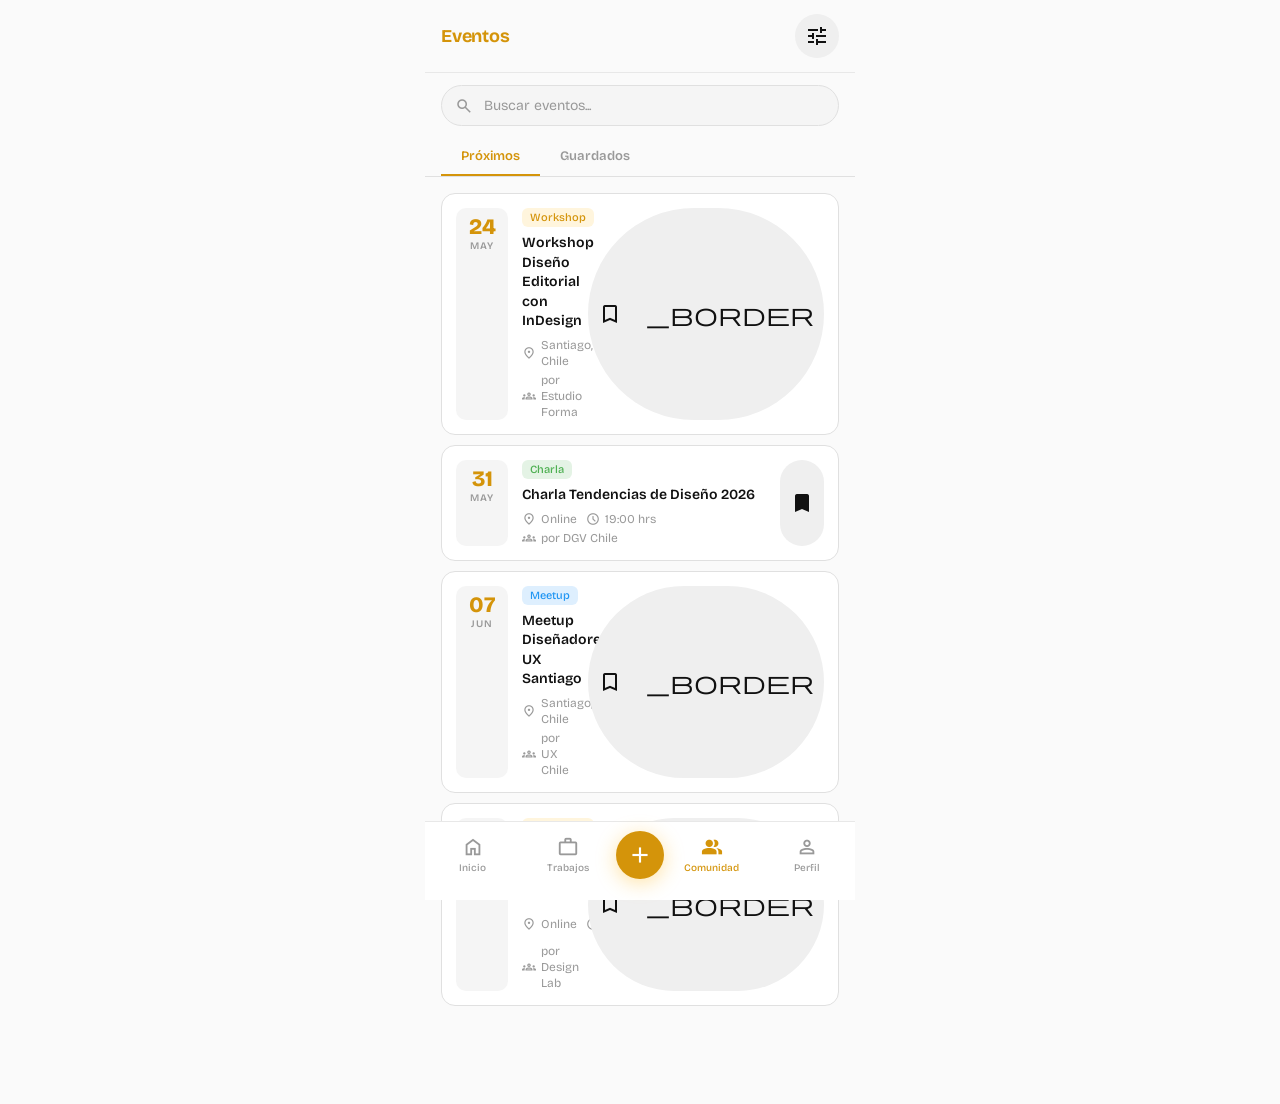
<file: eventos.html>
<!DOCTYPE html>
<html lang="es">
<head>
  <meta charset="UTF-8">
  <meta name="viewport" content="width=device-width, initial-scale=1.0, viewport-fit=cover">
  <title>DGV Chile — Eventos</title>
  <meta name="theme-color" content="#FAFAFA">
  <link rel="stylesheet" href="css/tokens.css">
  <link href="https://fonts.googleapis.com/css2?family=Material+Symbols+Outlined:opsz,wght,FILL,GRAD@20..48,100..700,0..1,-50..200" rel="stylesheet">
  <style>
    .event-card { display:flex; gap:14px; background:var(--color-surface-container-low); border:1px solid var(--color-outline-variant); border-radius:14px; padding:14px; margin:0 16px 10px; cursor:pointer; transition:border-color .15s; }
    .event-card:hover { border-color:var(--color-primary); }
    .event-date { flex-shrink:0; width:52px; text-align:center; background:var(--color-surface-container); border-radius:10px; padding:8px 4px; }
    .event-day { font-size:22px; font-weight:800; color:var(--color-primary); line-height:1; }
    .event-month { font-size:10px; font-weight:600; text-transform:uppercase; letter-spacing:.08em; color:var(--color-outline); margin-top:2px; }
    .tipo-badge { display:inline-flex; align-items:center; gap:4px; font-size:11px; font-weight:500; padding:3px 8px; border-radius:6px; }
    .tipo-Workshop { background:rgba(255,186,32,.15); color:var(--color-primary); }
    .tipo-Charla   { background:rgba(76,175,80,.15);  color:#4caf50; }
    .tipo-Meetup   { background:rgba(33,150,243,.15); color:#2196f3; }
  </style>
</head>
<body>
  <header class="top-header">
    <span class="top-header-title">Eventos</span>
    <div style="margin-left:auto;display:flex;gap:8px">
      <button class="btn-icon" aria-label="Filtrar">
        <span class="material-symbols-outlined">tune</span>
      </button>
    </div>
  </header>

  <main class="page">
    <div style="padding:12px 16px 0">
      <div class="search-wrapper">
        <span class="material-symbols-outlined search-icon">search</span>
        <input type="search" class="search-bar" placeholder="Buscar eventos...">
      </div>
    </div>

    <div style="display:flex;gap:0;padding:12px 16px 0;border-bottom:1px solid var(--color-outline-variant);margin-bottom:16px">
      <button class="c-tab" style="padding:10px 20px;font-size:13px;font-weight:600;color:var(--color-primary);border-bottom:2px solid var(--color-primary);background:none;border-top:none;border-left:none;border-right:none;cursor:pointer;font-family:inherit">Próximos</button>
      <button class="c-tab" style="padding:10px 20px;font-size:13px;font-weight:600;color:var(--color-outline);border-bottom:2px solid transparent;background:none;border-top:none;border-left:none;border-right:none;cursor:pointer;font-family:inherit" onclick="showToast('Próximamente','event')">Guardados</button>
    </div>

    <div id="events-list"></div>
  </main>

  <div id="bottom-nav" data-page="comunidad"></div>
  <script src="js/app.js"></script>
  <script>
    const list = document.getElementById('events-list');
    DATA.eventos.forEach(ev => {
      list.innerHTML += `
      <div class="event-card" onclick="showToast('Inscrito en: ${ev.titulo}','event_available')">
        <div class="event-date">
          <div class="event-day">${ev.dia}</div>
          <div class="event-month">${ev.mes}</div>
        </div>
        <div style="flex:1;min-width:0">
          <div style="display:flex;align-items:center;gap:8px;margin-bottom:6px">
            <span class="tipo-badge tipo-${ev.tipo}">${ev.tipo}</span>
          </div>
          <div class="text-title-sm" style="margin-bottom:6px;line-height:1.4">${ev.titulo}</div>
          <div style="display:flex;flex-direction:column;gap:3px">
            <div style="display:flex;align-items:center;gap:5px;color:var(--color-outline)">
              <span class="material-symbols-outlined" style="font-size:14px">location_on</span>
              <span class="text-body-sm">${ev.lugar}</span>
              <span class="material-symbols-outlined" style="font-size:14px;margin-left:4px">schedule</span>
              <span class="text-body-sm">${ev.hora}</span>
            </div>
            <div style="display:flex;align-items:center;gap:5px;color:var(--color-outline)">
              <span class="material-symbols-outlined" style="font-size:14px">groups</span>
              <span class="text-body-sm">por ${ev.organizador}</span>
            </div>
          </div>
        </div>
        <button class="btn-icon" style="flex-shrink:0" onclick="event.stopPropagation();this.querySelector('span').classList.toggle('icon-filled');showToast(this.querySelector('span').classList.contains('icon-filled')?'Evento guardado':'Eliminado','bookmark')" aria-label="Guardar evento">
          <span class="material-symbols-outlined ${ev.guardado?'icon-filled':''}">bookmark${ev.guardado?'':' _border'}</span>
        </button>
      </div>`;
    });
  </script>
</body>
</html>
</file>
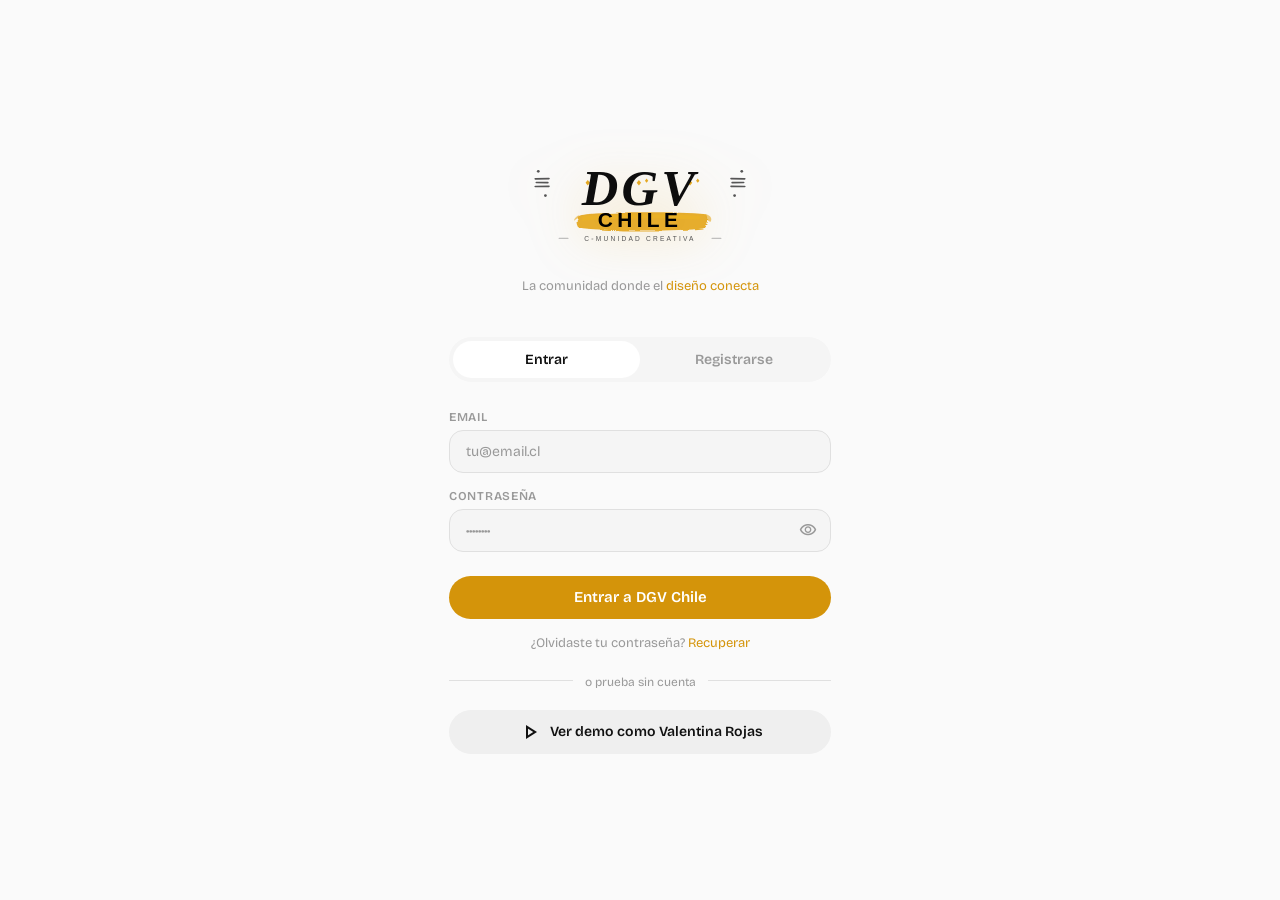
<file: login.html>
<!DOCTYPE html>
<html lang="es">
<head>
  <meta charset="UTF-8">
  <meta name="viewport" content="width=device-width, initial-scale=1.0, viewport-fit=cover">
  <title>DGV Chile — Entrar</title>
  <meta name="theme-color" content="#FAFAFA">
  <link rel="stylesheet" href="css/tokens.css">
  <link href="https://fonts.googleapis.com/css2?family=Material+Symbols+Outlined:opsz,wght,FILL,GRAD@20..48,100..700,0..1,-50..200" rel="stylesheet">
  <style>
    body { display:flex; flex-direction:column; min-height:100vh; justify-content:center; }
    .auth-wrap { padding:32px 24px; }
    .logo-block { text-align:center; margin-bottom:40px; }
    .logo-text { font-size:36px; font-weight:800; color:var(--color-primary); letter-spacing:4px; }
    .logo-sub { font-size:11px; letter-spacing:.2em; text-transform:uppercase; color:var(--color-outline); margin-top:4px; }
    .tabs { display:flex; background:var(--color-surface-container); border-radius:999px; padding:4px; margin-bottom:28px; }
    .auth-tab { flex:1; padding:10px; text-align:center; font-size:14px; font-weight:600; border-radius:999px; cursor:pointer; transition:all .2s; color:var(--color-outline); border:none; background:none; font-family:inherit; }
    .auth-tab.active { background:var(--color-surface-bright); color:var(--color-on-surface); }
    .form-group { margin-bottom:16px; }
    .form-label { font-size:12px; font-weight:600; color:var(--color-outline); text-transform:uppercase; letter-spacing:.06em; display:block; margin-bottom:6px; }
    .error-msg { background:rgba(255,59,48,.1); border:1px solid rgba(255,59,48,.3); border-radius:10px; padding:10px 14px; font-size:13px; color:#ff6b6b; margin-bottom:16px; display:none; }
    .divider-text { text-align:center; position:relative; margin:20px 0; }
    .divider-text::before { content:''; position:absolute; top:50%; left:0; right:0; border-top:1px solid var(--color-outline-variant); }
    .divider-text span { position:relative; background:var(--color-background); padding:0 12px; font-size:12px; color:var(--color-outline); }
  </style>
</head>
<body>
  <div class="auth-wrap">
    <!-- Logo oficial -->
    <div class="logo-block">
      <div style="margin-bottom:20px">
        <img src="assets/logo-dgv-light.svg" alt="DGV Chile" style="width:220px;height:auto;margin:0 auto;display:block;filter:drop-shadow(0 4px 24px rgba(229,169,34,.25))">
      </div>
      <p style="font-size:13px;color:var(--color-outline);line-height:1.6;margin-top:4px">
        La comunidad donde el <span style="color:var(--color-primary)">diseño conecta</span>
      </p>
    </div>

    <!-- Tabs Login / Registro -->
    <div class="tabs">
      <button class="auth-tab active" onclick="showTab('login',this)">Entrar</button>
      <button class="auth-tab" onclick="showTab('register',this)">Registrarse</button>
    </div>

    <!-- Error -->
    <div class="error-msg" id="error-msg"></div>

    <!-- FORM LOGIN -->
    <div id="form-login">
      <div class="form-group">
        <label class="form-label">Email</label>
        <input type="email" class="input-field" id="login-email" placeholder="tu@email.cl" autocomplete="email">
      </div>
      <div class="form-group">
        <label class="form-label">Contraseña</label>
        <div style="position:relative">
          <input type="password" class="input-field" id="login-pass" placeholder="••••••••" autocomplete="current-password">
          <button onclick="togglePass('login-pass')" style="position:absolute;right:14px;top:50%;transform:translateY(-50%);background:none;border:none;color:var(--color-outline);cursor:pointer">
            <span class="material-symbols-outlined" style="font-size:18px">visibility</span>
          </button>
        </div>
      </div>
      <button class="btn btn-primary" style="width:100%;justify-content:center;padding:14px;font-size:15px;margin-top:8px" onclick="doLogin()" id="btn-login">
        Entrar a DGV Chile
      </button>
      <p style="text-align:center;margin-top:16px;font-size:13px;color:var(--color-outline)">
        ¿Olvidaste tu contraseña? <a href="#" style="color:var(--color-primary)">Recuperar</a>
      </p>
    </div>

    <!-- FORM REGISTRO -->
    <div id="form-register" style="display:none">
      <div class="form-group">
        <label class="form-label">Nombre completo</label>
        <input type="text" class="input-field" id="reg-nombre" placeholder="Valentina Rojas">
      </div>
      <div class="form-group">
        <label class="form-label">Email</label>
        <input type="email" class="input-field" id="reg-email" placeholder="tu@email.cl" autocomplete="email">
      </div>
      <div class="form-group">
        <label class="form-label">Contraseña</label>
        <div style="position:relative">
          <input type="password" class="input-field" id="reg-pass" placeholder="Mínimo 8 caracteres">
          <button onclick="togglePass('reg-pass')" style="position:absolute;right:14px;top:50%;transform:translateY(-50%);background:none;border:none;color:var(--color-outline);cursor:pointer">
            <span class="material-symbols-outlined" style="font-size:18px">visibility</span>
          </button>
        </div>
      </div>
      <div class="form-group">
        <label class="form-label">Soy principalmente</label>
        <div style="display:flex;gap:8px">
          <button class="chip active" onclick="selectRol(this,'diseñador')" id="rol-dis">Diseñador/a</button>
          <button class="chip" onclick="selectRol(this,'cliente')" id="rol-cli">Cliente / Empresa</button>
        </div>
      </div>
      <button class="btn btn-primary" style="width:100%;justify-content:center;padding:14px;font-size:15px;margin-top:8px" onclick="doRegister()" id="btn-register">
        Crear mi cuenta gratis
      </button>
      <p style="text-align:center;margin-top:12px;font-size:11px;color:var(--color-outline);line-height:1.5">
        Al registrarte aceptas los <a href="#" style="color:var(--color-primary)">Términos</a> y la <a href="#" style="color:var(--color-primary)">Política de Privacidad</a>
      </p>
    </div>

    <!-- Demo rápida -->
    <div class="divider-text"><span>o prueba sin cuenta</span></div>
    <button class="btn btn-secondary" style="width:100%;justify-content:center" onclick="demoLogin()">
      <span class="material-symbols-outlined">play_arrow</span> Ver demo como Valentina Rojas
    </button>
  </div>

  <script src="js/supabase.js"></script>
  <script>
    let rolSeleccionado = 'diseñador';

    function showTab(tab, el) {
      document.querySelectorAll('.auth-tab').forEach(t => t.classList.remove('active'));
      el.classList.add('active');
      document.getElementById('form-login').style.display    = tab === 'login'    ? 'block' : 'none';
      document.getElementById('form-register').style.display = tab === 'register' ? 'block' : 'none';
      hideError();
    }

    function showError(msg) {
      const el = document.getElementById('error-msg');
      el.textContent = msg; el.style.display = 'block';
    }
    function hideError() { document.getElementById('error-msg').style.display = 'none'; }

    function togglePass(id) {
      const input = document.getElementById(id);
      input.type = input.type === 'password' ? 'text' : 'password';
    }

    function selectRol(el, rol) {
      rolSeleccionado = rol;
      document.querySelectorAll('#form-register .chip').forEach(c => c.classList.remove('active'));
      el.classList.add('active');
    }

    async function doLogin() {
      const email = document.getElementById('login-email').value.trim();
      const pass  = document.getElementById('login-pass').value;
      if (!email || !pass) { showError('Completa todos los campos'); return; }

      const btn = document.getElementById('btn-login');
      btn.textContent = 'Entrando...'; btn.disabled = true;

      try {
        const data = await auth.signIn(email, pass);
        if (data.access_token) {
          window.location.href = 'index.html';
        } else {
          showError(data.error_description || 'Email o contraseña incorrectos');
          btn.textContent = 'Entrar a DGV Chile'; btn.disabled = false;
        }
      } catch(e) {
        showError('Error de conexión. Intenta de nuevo.');
        btn.textContent = 'Entrar a DGV Chile'; btn.disabled = false;
      }
    }

    async function doRegister() {
      const nombre = document.getElementById('reg-nombre').value.trim();
      const email  = document.getElementById('reg-email').value.trim();
      const pass   = document.getElementById('reg-pass').value;
      if (!nombre || !email || !pass) { showError('Completa todos los campos'); return; }
      if (pass.length < 8) { showError('La contraseña debe tener al menos 8 caracteres'); return; }

      const btn = document.getElementById('btn-register');
      btn.textContent = 'Creando cuenta...'; btn.disabled = true;

      try {
        const data = await auth.signUp(email, pass, nombre);
        if (data.user) {
          showError(''); 
          alert('¡Cuenta creada! Revisa tu email para confirmar tu cuenta.');
          btn.textContent = 'Crear mi cuenta gratis'; btn.disabled = false;
        } else {
          showError(data.msg || 'Error al crear la cuenta');
          btn.textContent = 'Crear mi cuenta gratis'; btn.disabled = false;
        }
      } catch(e) {
        showError('Error de conexión. Intenta de nuevo.');
        btn.textContent = 'Crear mi cuenta gratis'; btn.disabled = false;
      }
    }

    function demoLogin() {
      // Login demo sin cuenta real
      sessionStorage.setItem('dgv_user', JSON.stringify({
        id: 'a1b2c3d4-0001-0001-0001-000000000001',
        email: 'vale@dgvchile.cl',
        nombre: 'Valentina Rojas',
        demo: true
      }));
      sessionStorage.setItem('dgv_token', 'demo_token');
      window.location.href = 'index.html';
    }

    // Enter key
    document.addEventListener('keydown', e => {
      if (e.key === 'Enter') {
        if (document.getElementById('form-login').style.display !== 'none') doLogin();
        else doRegister();
      }
    });
  </script>
</body>
</html>
</file>
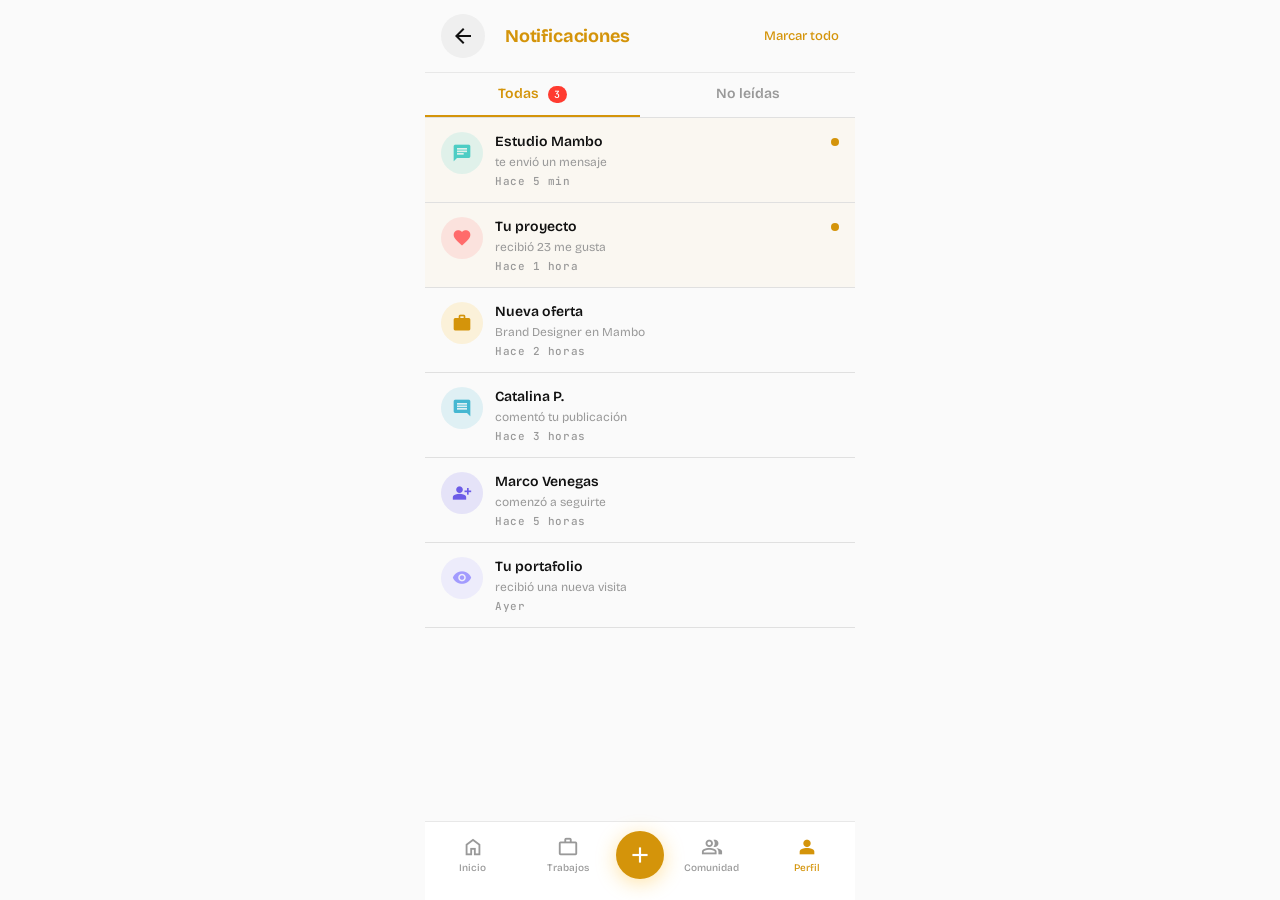
<file: notificaciones.html>
<!DOCTYPE html>
<html lang="es">
<head>
  <meta charset="UTF-8">
  <meta name="viewport" content="width=device-width, initial-scale=1.0, viewport-fit=cover">
  <title>DGV Chile — Notificaciones</title>
  <meta name="theme-color" content="#FAFAFA">
  <link rel="stylesheet" href="css/tokens.css">
  <link href="https://fonts.googleapis.com/css2?family=Material+Symbols+Outlined:opsz,wght,FILL,GRAD@20..48,100..700,0..1,-50..200" rel="stylesheet">
  <style>
    .notif-item { display:flex; align-items:flex-start; gap:12px; padding:14px 16px; border-bottom:1px solid var(--color-outline-variant); cursor:pointer; transition:background .15s; }
    .notif-item:hover { background:var(--color-surface-container); }
    .notif-item.unread { background:rgba(255,186,32,.04); }
    .notif-icon { width:42px; height:42px; border-radius:50%; display:flex; align-items:center; justify-content:center; flex-shrink:0; }
    .notif-dot { width:8px; height:8px; background:var(--color-primary); border-radius:50%; flex-shrink:0; margin-top:6px; }
    .tabs-bar { display:flex; border-bottom:1px solid var(--color-outline-variant); }
    .n-tab { flex:1; padding:12px; text-align:center; font-size:14px; font-weight:600; color:var(--color-outline); cursor:pointer; border-bottom:2px solid transparent; transition:all .15s; }
    .n-tab.active { color:var(--color-primary); border-bottom-color:var(--color-primary); }
  </style>
</head>
<body>
  <header class="top-header">
    <button class="btn-icon" onclick="history.back()" aria-label="Volver">
      <span class="material-symbols-outlined">arrow_back</span>
    </button>
    <span class="top-header-title" style="margin-left:8px">Notificaciones</span>
    <button class="btn-ghost" style="margin-left:auto;font-size:13px;font-weight:500;color:var(--color-primary)"
      onclick="document.querySelectorAll('.notif-item.unread').forEach(n=>{n.classList.remove('unread')});document.querySelector('.badge-red')?.remove();showToast('Todo marcado como leído','done_all')">
      Marcar todo
    </button>
  </header>

  <main class="page" style="padding-bottom:0">
    <!-- Tabs -->
    <div class="tabs-bar">
      <div class="n-tab active" onclick="showTab('all',this)">
        Todas
        <span class="badge badge-red" style="margin-left:6px;padding:2px 6px;font-size:10px;border-radius:999px">3</span>
      </div>
      <div class="n-tab" onclick="showTab('unread',this)">No leídas</div>
    </div>

    <div id="notif-all" id="notif-list"></div>
    <div id="notif-unread" style="display:none"></div>
  </main>

  <div id="bottom-nav" data-page="perfil"></div>
  <script src="js/app.js"></script>
  <script>
    const iconColors = {
      chat:'#4ecdc4', favorite:'#ff6b6b', work:'var(--color-primary)',
      comment:'#45b7d1', person_add:'#6c5ce7', visibility:'#a29bfe'
    };
    const iconBg = {
      chat:'rgba(78,205,196,.15)', favorite:'rgba(255,107,107,.15)', work:'rgba(255,186,32,.15)',
      comment:'rgba(69,183,209,.15)', person_add:'rgba(108,92,231,.15)', visibility:'rgba(162,155,254,.15)'
    };

    function renderNotifs(items, containerId) {
      const container = document.getElementById(containerId);
      container.innerHTML = items.map(n => `
        <div class="notif-item ${!n.leido?'unread':''}" onclick="markRead(this)">
          <div class="notif-icon" style="background:${iconBg[n.icon]||'var(--color-surface-container)'}">
            <span class="material-symbols-outlined icon-filled" style="font-size:20px;color:${iconColors[n.icon]||'var(--color-primary)'}">
              ${n.icon}
            </span>
          </div>
          <div style="flex:1;min-width:0">
            <div class="text-title-sm" style="margin-bottom:2px">${n.actor}</div>
            <div class="text-body-sm text-muted" style="margin-bottom:4px">${n.texto}</div>
            <div class="text-label text-muted">${n.tiempo}</div>
          </div>
          ${!n.leido ? '<div class="notif-dot"></div>' : ''}
        </div>`).join('');
    }

    function markRead(el) {
      el.classList.remove('unread');
      el.querySelector('.notif-dot')?.remove();
      updateBadge();
    }

    function updateBadge() {
      const unread = document.querySelectorAll('#notif-all .notif-item.unread').length;
      const badge = document.querySelector('.tabs-bar .badge-red');
      if (badge) badge.textContent = unread || '';
      if (!unread && badge) badge.remove();
    }

    function showTab(id, el) {
      document.getElementById('notif-all').style.display = id === 'all' ? 'block' : 'none';
      document.getElementById('notif-unread').style.display = id === 'unread' ? 'block' : 'none';
      document.querySelectorAll('.n-tab').forEach(t => t.classList.remove('active'));
      el.classList.add('active');
    }

    renderNotifs(DATA.notificaciones, 'notif-all');
    renderNotifs(DATA.notificaciones.filter(n => !n.leido), 'notif-unread');
  </script>
</body>
</html>
</file>
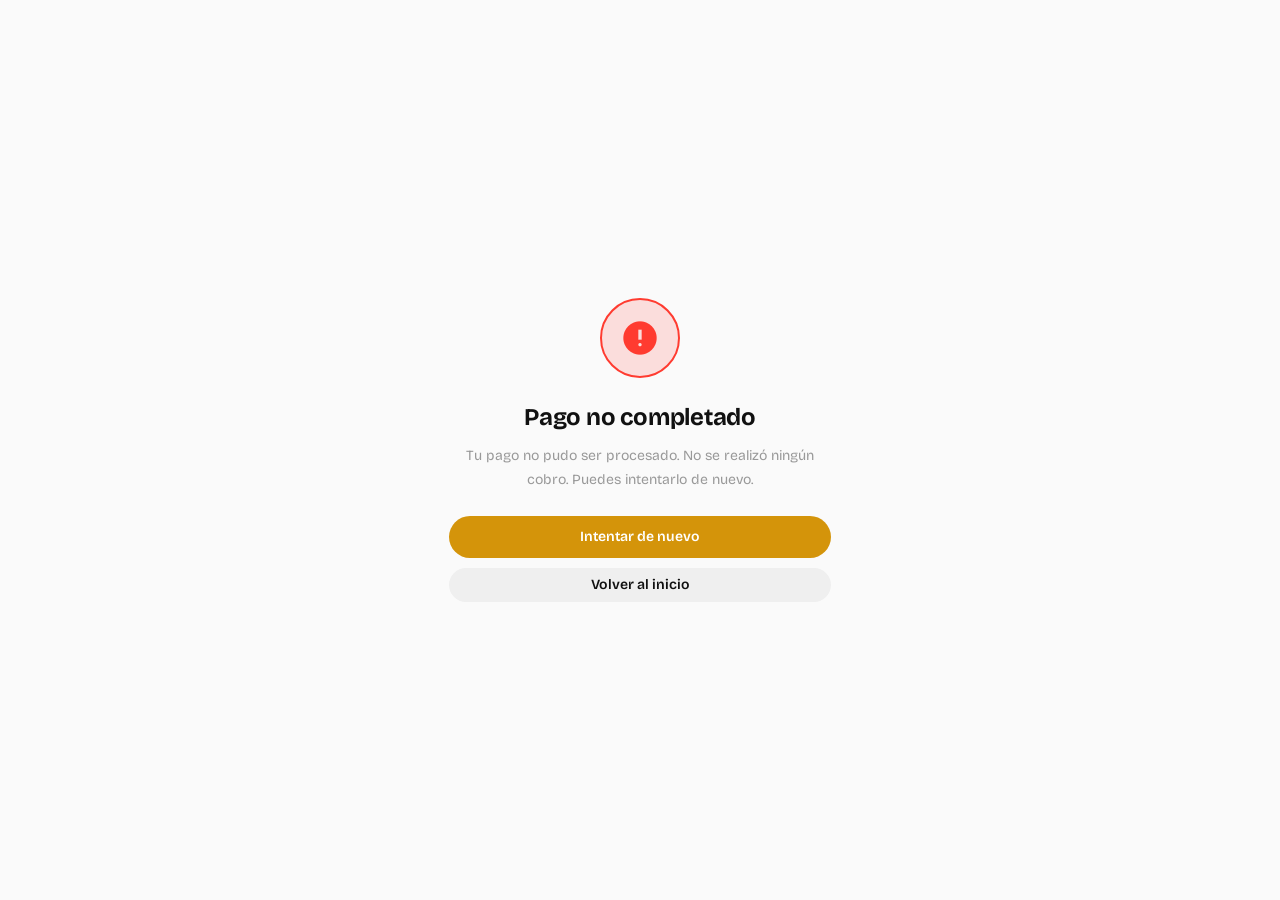
<file: pago-exitoso.html>
<!DOCTYPE html>
<html lang="es">
<head>
  <meta charset="UTF-8">
  <meta name="viewport" content="width=device-width, initial-scale=1.0, viewport-fit=cover">
  <title>DGV Chile — Pago exitoso</title>
  <meta name="theme-color" content="#FAFAFA">
  <link rel="stylesheet" href="css/tokens.css">
  <link href="https://fonts.googleapis.com/css2?family=Material+Symbols+Outlined:opsz,wght,FILL,GRAD@20..48,100..700,0..1,-50..200" rel="stylesheet">
  <style>
    body { display:flex; flex-direction:column; align-items:center; justify-content:center; min-height:100vh; text-align:center; padding:32px 24px; }
    .success-icon { width:80px; height:80px; border-radius:50%; background:rgba(48,209,88,.15); border:2px solid #30d158; display:flex; align-items:center; justify-content:center; margin:0 auto 24px; animation:popIn .4s cubic-bezier(.175,.885,.32,1.275) forwards; }
    .error-icon   { width:80px; height:80px; border-radius:50%; background:rgba(255,59,48,.15);  border:2px solid #ff3b30; display:flex; align-items:center; justify-content:center; margin:0 auto 24px; }
    @keyframes popIn { from{transform:scale(0.5);opacity:0} to{transform:scale(1);opacity:1} }
    .confetti { position:fixed; top:0; left:0; width:100%; height:100%; pointer-events:none; overflow:hidden; z-index:0; }
    .confetti-piece { position:absolute; width:8px; height:12px; border-radius:2px; animation:fall linear forwards; }
    @keyframes fall { 0%{transform:translateY(-20px) rotate(0deg);opacity:1} 100%{transform:translateY(100vh) rotate(720deg);opacity:0} }
  </style>
</head>
<body>
  <canvas class="confetti" id="confetti"></canvas>

  <!-- Estado: verificando -->
  <div id="state-loading">
    <div style="font-size:48px;margin-bottom:16px;animation:spin 1s linear infinite">⟳</div>
    <div class="text-headline">Verificando tu pago...</div>
    <p class="text-body-md text-muted" style="margin-top:8px">Esto toma solo un momento</p>
    <style>@keyframes spin{to{transform:rotate(360deg)}}</style>
  </div>

  <!-- Estado: exitoso -->
  <div id="state-success" style="display:none;position:relative;z-index:1">
    <div class="success-icon">
      <span class="material-symbols-outlined icon-filled" style="font-size:40px;color:#30d158">check_circle</span>
    </div>
    <div style="font-size:11px;font-weight:600;text-transform:uppercase;letter-spacing:.15em;color:#30d158;margin-bottom:8px">¡Acceso piloto activado!</div>
    <h1 class="text-headline" style="margin-bottom:12px">¡Bienvenida a<br><span style="color:var(--color-primary)">DGV Chile</span>! 🎉</h1>
    <p class="text-body-md text-muted" style="line-height:1.7;margin-bottom:28px">
      Eres parte del piloto gratuito de DGV Chile. Tienes acceso completo a todas las funciones. ¡Gracias por ser de las primeras!
    </p>

    <div style="background:var(--color-surface-container-low);border:1px solid var(--color-outline-variant);border-radius:14px;padding:16px;margin-bottom:24px;text-align:left">
      <div class="text-label text-muted" style="margin-bottom:10px;text-transform:uppercase;letter-spacing:.08em">Lo que tienes ahora</div>
      <div style="display:flex;flex-direction:column;gap:8px">
        <div style="display:flex;align-items:center;gap:8px"><span class="material-symbols-outlined icon-filled" style="font-size:16px;color:#30d158">check</span><span class="text-body-sm">Perfil destacado en búsquedas</span></div>
        <div style="display:flex;align-items:center;gap:8px"><span class="material-symbols-outlined icon-filled" style="font-size:16px;color:#30d158">check</span><span class="text-body-sm">Badge ✦ verificado en tu perfil</span></div>
        <div style="display:flex;align-items:center;gap:8px"><span class="material-symbols-outlined icon-filled" style="font-size:16px;color:#30d158">check</span><span class="text-body-sm">Proyectos ilimitados</span></div>
        <div style="display:flex;align-items:center;gap:8px"><span class="material-symbols-outlined icon-filled" style="font-size:16px;color:#30d158">check</span><span class="text-body-sm">Estadísticas de perfil en tiempo real</span></div>
        <div style="display:flex;align-items:center;gap:8px"><span class="material-symbols-outlined icon-filled" style="font-size:16px;color:#30d158">check</span><span class="text-body-sm">Acceso prioritario a nuevas ofertas</span></div>
      </div>
    </div>

    <div style="display:flex;flex-direction:column;gap:10px;width:100%">
      <a href="perfil.html" class="btn btn-primary" style="justify-content:center;padding:14px;font-size:15px">
        <span class="material-symbols-outlined">person</span> Ver mi perfil Pro ✦
      </a>
      <a href="index.html" class="btn btn-secondary" style="justify-content:center">
        Ir al inicio
      </a>
    </div>
  </div>

  <!-- Estado: error -->
  <div id="state-error" style="display:none">
    <div class="error-icon">
      <span class="material-symbols-outlined icon-filled" style="font-size:40px;color:#ff3b30">error</span>
    </div>
    <h1 class="text-headline" style="margin-bottom:12px">Pago no completado</h1>
    <p class="text-body-md text-muted" style="line-height:1.7;margin-bottom:24px">
      Tu pago no pudo ser procesado. No se realizó ningún cobro. Puedes intentarlo de nuevo.
    </p>
    <div style="display:flex;flex-direction:column;gap:10px;width:100%">
      <a href="planes.html" class="btn btn-primary" style="justify-content:center;padding:14px">
        Intentar de nuevo
      </a>
      <a href="index.html" class="btn btn-secondary" style="justify-content:center">
        Volver al inicio
      </a>
    </div>
  </div>

  <script src="js/supabase.js"></script>
  <script src="js/flow.js"></script>
  <script>
    async function verificarPago() {
      const params = new URLSearchParams(window.location.search);
      const token  = params.get('token');

      if (!token) { showState('error'); return; }

      try {
        const result = await Flow.confirmarPago(token);
        if (result.pagado) {
          showState('success');
          lanzarConfetti();
        } else {
          showState('error');
        }
      } catch(e) {
        showState('error');
      }
    }

    function showState(state) {
      document.getElementById('state-loading').style.display = 'none';
      document.getElementById('state-success').style.display = state === 'success' ? 'block' : 'none';
      document.getElementById('state-error').style.display   = state === 'error'   ? 'block' : 'none';
    }

    function lanzarConfetti() {
      const colors = ['#ffba20','#30d158','#fff','#ff9500','#e5a922'];
      for (let i = 0; i < 60; i++) {
        const el = document.createElement('div');
        el.className = 'confetti-piece';
        el.style.cssText = `
          left:${Math.random()*100}%;
          background:${colors[Math.floor(Math.random()*colors.length)]};
          animation-duration:${1.5+Math.random()*2}s;
          animation-delay:${Math.random()*.5}s;
          transform:rotate(${Math.random()*360}deg);
          opacity:${0.7+Math.random()*.3}`;
        document.getElementById('confetti').appendChild(el);
      }
      setTimeout(() => document.getElementById('confetti').innerHTML = '', 4000);
    }

    // Si viene de Flow, verificar; si es demo, mostrar éxito
    const params = new URLSearchParams(window.location.search);
    if (params.get('demo') === '1') {
      showState('success'); lanzarConfetti();
    } else if (params.get('token')) {
      verificarPago();
    } else {
      showState('error');
    }
  </script>
</body>
</html>
</file>
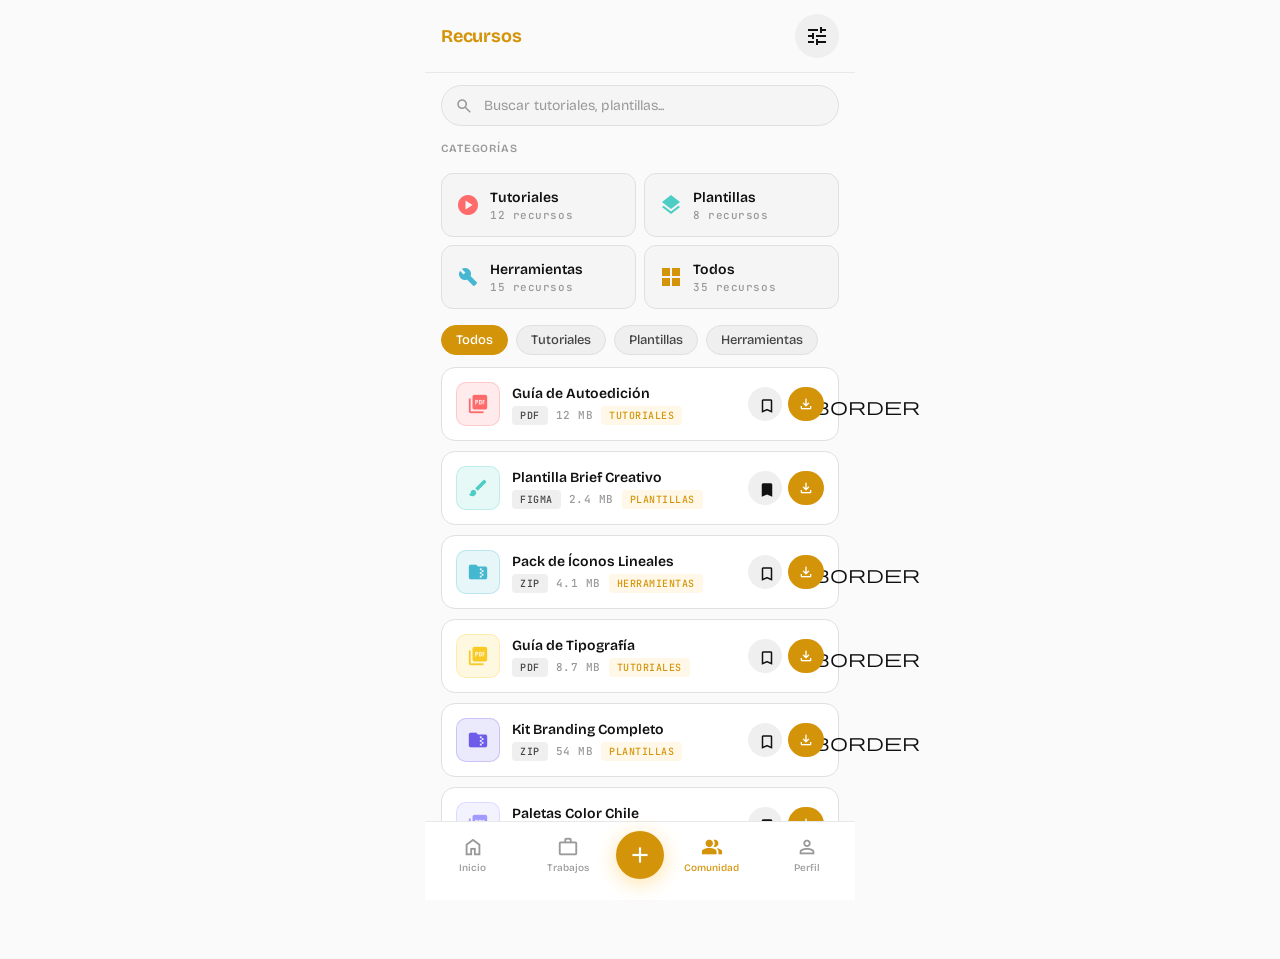
<file: recursos.html>
<!DOCTYPE html>
<html lang="es">
<head>
  <meta charset="UTF-8">
  <meta name="viewport" content="width=device-width, initial-scale=1.0, viewport-fit=cover">
  <title>DGV Chile — Recursos</title>
  <meta name="theme-color" content="#FAFAFA">
  <link rel="stylesheet" href="css/tokens.css">
  <link href="https://fonts.googleapis.com/css2?family=Material+Symbols+Outlined:opsz,wght,FILL,GRAD@20..48,100..700,0..1,-50..200" rel="stylesheet">
  <style>
    .resource-card { display:flex; align-items:center; gap:12px; background:var(--color-surface-container-low); border:1px solid var(--color-outline-variant); border-radius:14px; padding:14px; margin:0 16px 10px; cursor:pointer; transition:border-color .15s; }
    .resource-card:hover { border-color:var(--color-primary); }
    .resource-icon { width:44px; height:44px; border-radius:10px; display:flex; align-items:center; justify-content:center; flex-shrink:0; font-size:11px; font-weight:700; color:#fff; }
    .cat-grid { display:grid; grid-template-columns:repeat(2,1fr); gap:8px; padding:0 16px 16px; }
    .cat-card { background:var(--color-surface-container); border:1px solid var(--color-outline-variant); border-radius:12px; padding:14px; cursor:pointer; transition:all .15s; display:flex; align-items:center; gap:10px; }
    .cat-card:hover { border-color:var(--color-primary); background:var(--color-surface-container-high); }
  </style>
</head>
<body>
  <header class="top-header">
    <span class="top-header-title">Recursos</span>
    <div style="margin-left:auto">
      <button class="btn-icon" aria-label="Filtrar">
        <span class="material-symbols-outlined">tune</span>
      </button>
    </div>
  </header>

  <main class="page">
    <div style="padding:12px 16px 0">
      <div class="search-wrapper">
        <span class="material-symbols-outlined search-icon">search</span>
        <input type="search" class="search-bar" placeholder="Buscar tutoriales, plantillas..." id="resource-search">
      </div>
    </div>

    <!-- Categorías -->
    <div style="padding:16px 16px 8px">
      <div style="font-size:11px;font-weight:600;text-transform:uppercase;letter-spacing:.08em;color:var(--color-outline);margin-bottom:10px">Categorías</div>
    </div>
    <div class="cat-grid">
      <div class="cat-card" onclick="filterResources('Tutoriales',this)">
        <span class="material-symbols-outlined icon-filled" style="color:#ff6b6b;font-size:24px">play_circle</span>
        <div>
          <div class="text-title-sm">Tutoriales</div>
          <div class="text-label text-muted">12 recursos</div>
        </div>
      </div>
      <div class="cat-card" onclick="filterResources('Plantillas',this)">
        <span class="material-symbols-outlined icon-filled" style="color:#4ecdc4;font-size:24px">layers</span>
        <div>
          <div class="text-title-sm">Plantillas</div>
          <div class="text-label text-muted">8 recursos</div>
        </div>
      </div>
      <div class="cat-card" onclick="filterResources('Herramientas',this)">
        <span class="material-symbols-outlined icon-filled" style="color:#45b7d1;font-size:24px">build</span>
        <div>
          <div class="text-title-sm">Herramientas</div>
          <div class="text-label text-muted">15 recursos</div>
        </div>
      </div>
      <div class="cat-card" onclick="filterResources('todos',this)">
        <span class="material-symbols-outlined icon-filled" style="color:var(--color-primary);font-size:24px">grid_view</span>
        <div>
          <div class="text-title-sm">Todos</div>
          <div class="text-label text-muted">35 recursos</div>
        </div>
      </div>
    </div>

    <!-- Filtros horizontales -->
    <div style="display:flex;gap:8px;overflow-x:auto;padding:0 16px 12px;scrollbar-width:none" id="cat-chips">
      <button class="chip active" onclick="filterResources('todos',this)">Todos</button>
      <button class="chip" onclick="filterResources('Tutoriales',this)">Tutoriales</button>
      <button class="chip" onclick="filterResources('Plantillas',this)">Plantillas</button>
      <button class="chip" onclick="filterResources('Herramientas',this)">Herramientas</button>
    </div>

    <!-- Lista de recursos -->
    <div id="resources-list"></div>
  </main>

  <div id="bottom-nav" data-page="comunidad"></div>
  <script src="js/app.js"></script>
  <script>
    const fmtIcons = { PDF:'picture_as_pdf', ZIP:'folder_zip', Figma:'brush' };
    const fmtColors = { PDF:'#ff6b6b', ZIP:'#f9ca24', Figma:'#7c3aed' };

    function renderResources(items) {
      document.getElementById('resources-list').innerHTML = items.map(r => `
        <div class="resource-card" onclick="showToast('Descargando: ${r.titulo}','download')">
          <div class="resource-icon" style="background:${r.color}22;border:1px solid ${r.color}44">
            <span class="material-symbols-outlined icon-filled" style="color:${r.color};font-size:22px">${fmtIcons[r.formato]||'description'}</span>
          </div>
          <div style="flex:1;min-width:0">
            <div class="text-title-sm" style="margin-bottom:2px">${r.titulo}</div>
            <div style="display:flex;gap:8px;align-items:center">
              <span class="badge badge-surface">${r.formato}</span>
              <span class="text-label text-muted">${r.peso}</span>
              <span class="badge" style="background:rgba(255,186,32,.1);color:var(--color-primary);font-size:10px">${r.categoria}</span>
            </div>
          </div>
          <div style="display:flex;gap:6px;flex-shrink:0">
            <button class="btn-icon" style="width:34px;height:34px" onclick="event.stopPropagation();this.querySelector('span').classList.toggle('icon-filled');showToast('Guardado','bookmark')" aria-label="Guardar">
              <span class="material-symbols-outlined ${r.guardado?'icon-filled':''}" style="font-size:18px">bookmark${r.guardado?'':' _border'}</span>
            </button>
            <button class="btn btn-primary btn-sm" onclick="event.stopPropagation();showToast('Descargando…','download')" style="padding:7px 10px">
              <span class="material-symbols-outlined" style="font-size:16px">download</span>
            </button>
          </div>
        </div>`).join('');
    }

    function filterResources(cat, el) {
      document.querySelectorAll('#cat-chips .chip').forEach(c => c.classList.remove('active'));
      if (el.classList.contains('chip')) el.classList.add('active');
      renderResources(cat === 'todos' ? DATA.recursos : DATA.recursos.filter(r => r.categoria === cat));
    }

    renderResources(DATA.recursos);

    document.getElementById('resource-search').addEventListener('input', e => {
      const q = e.target.value.toLowerCase();
      renderResources(DATA.recursos.filter(r => r.titulo.toLowerCase().includes(q) || r.categoria.toLowerCase().includes(q)));
    });
  </script>
</body>
</html>
</file>
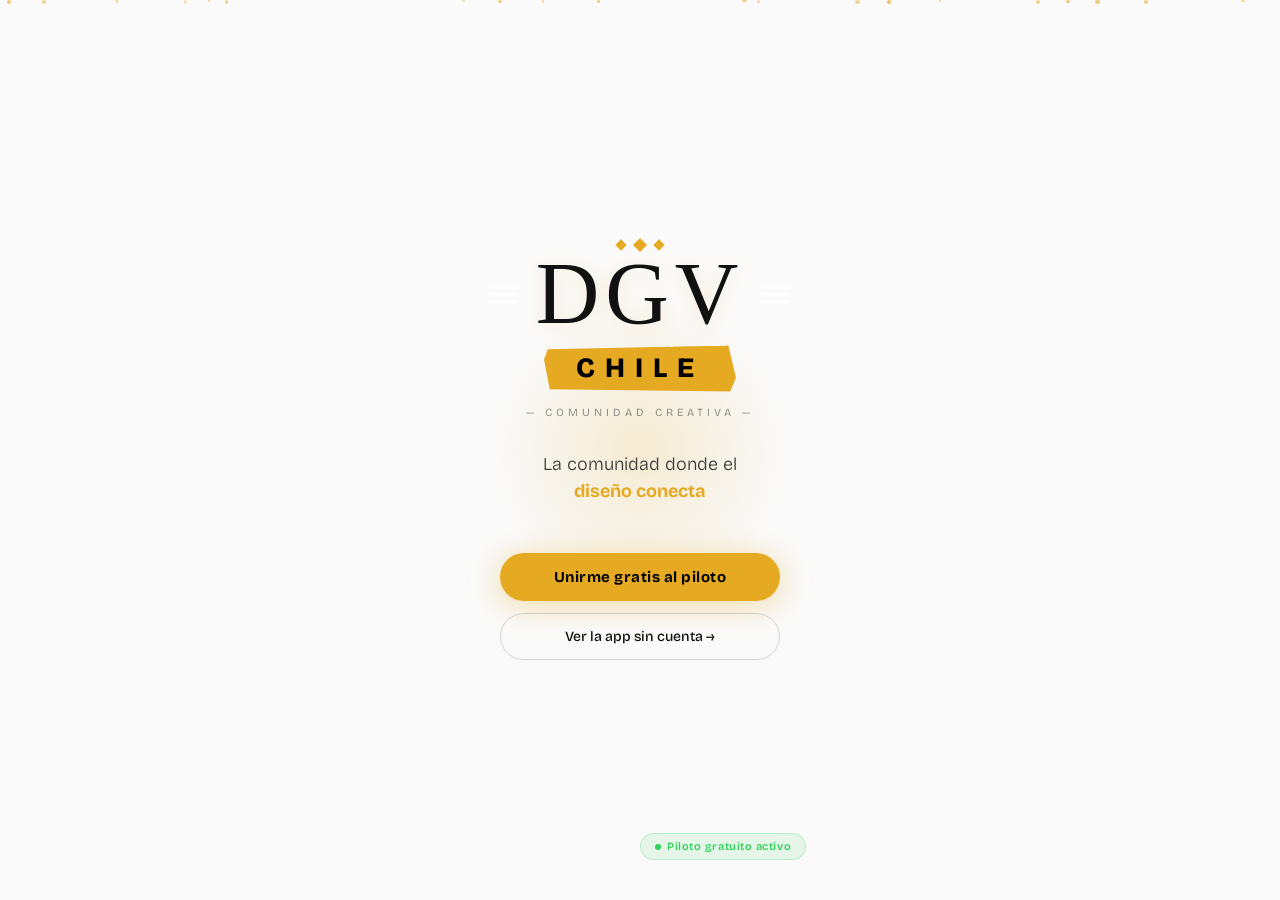
<file: splash.html>
<!DOCTYPE html>
<html lang="es">
<head>
  <meta charset="UTF-8">
  <meta name="viewport" content="width=device-width, initial-scale=1.0, viewport-fit=cover">
  <title>DGV Chile</title>
  <meta name="theme-color" content="#FAFAFA">
  <link rel="stylesheet" href="css/tokens.css">
  <link href="https://fonts.googleapis.com/css2?family=Permanent+Marker&family=Bricolage+Grotesque:opsz,wght@12..60,400;12..60,700;12..60,900&display=swap" rel="stylesheet">
  <style>
    * { margin:0; padding:0; box-sizing:border-box; }
    body {
      background: #FAFAFA;
      min-height: 100vh;
      display: flex;
      flex-direction: column;
      align-items: center;
      justify-content: center;
      overflow: hidden;
      position: relative;
    }

    /* Partículas de fondo */
    .particles { position:fixed; top:0; left:0; width:100%; height:100%; pointer-events:none; z-index:0; }
    .particle {
      position: absolute;
      width: 3px; height: 3px;
      background: #E5A922;
      border-radius: 50%;
      opacity: 0;
      animation: float-particle linear infinite;
    }
    @keyframes float-particle {
      0%   { opacity:0; transform:translateY(100vh) scale(0); }
      10%  { opacity:.6; }
      90%  { opacity:.3; }
      100% { opacity:0; transform:translateY(-10vh) scale(1.5); }
    }

    /* Glow de fondo */
    .glow-bg {
      position: fixed;
      width: 300px; height: 300px;
      background: radial-gradient(circle, rgba(229,169,34,.18) 0%, transparent 70%);
      border-radius: 50%;
      top: 50%; left: 50%;
      transform: translate(-50%,-50%);
      animation: pulse-glow 3s ease-in-out infinite;
    }
    @keyframes pulse-glow {
      0%,100% { transform:translate(-50%,-50%) scale(1); opacity:.6; }
      50%      { transform:translate(-50%,-50%) scale(1.2); opacity:1; }
    }

    /* Contenedor logo */
    .splash-content {
      position: relative; z-index: 1;
      display: flex; flex-direction: column;
      align-items: center; gap: 0;
      animation: reveal .8s cubic-bezier(.175,.885,.32,1.275) .2s both;
    }
    @keyframes reveal {
      from { opacity:0; transform:scale(.8) translateY(20px); }
      to   { opacity:1; transform:scale(1) translateY(0); }
    }

    /* Logo principal */
    .logo-dgv {
      font-family: 'Permanent Marker', cursive;
      font-size: 88px;
      color: #111111;
      line-height: .9;
      letter-spacing: 6px;
      text-shadow: 0 2px 20px rgba(229,169,34,.2);
      position: relative;
    }

    /* Diamantes decorativos */
    .diamonds {
      display: flex; align-items: center; gap: 10px;
      margin-bottom: 4px;
    }
    .diamond {
      width: 8px; height: 8px;
      background: #E5A922;
      transform: rotate(45deg);
      animation: diamond-pulse 2s ease-in-out infinite;
    }
    .diamond:nth-child(2) { animation-delay:.3s; width:10px; height:10px; }
    .diamond:nth-child(3) { animation-delay:.6s; }
    @keyframes diamond-pulse { 0%,100%{opacity:.6} 50%{opacity:1;transform:rotate(45deg) scale(1.3)} }

    /* Líneas brush laterales */
    .brush-lines {
      display: flex; align-items: center; gap: 16px;
      margin-bottom: 6px;
    }
    .brush-line-group {
      display: flex; flex-direction: column; gap: 4px;
    }
    .brush-line {
      height: 3px; border-radius: 2px;
      background: #ffffff;
      opacity: .7;
    }

    /* Trazo dorado CHILE */
    .chile-wrap {
      position: relative;
      margin-top: 6px;
      padding: 8px 32px 10px;
    }
    .chile-brush {
      position: absolute; inset: 0;
      background: #E5A922;
      clip-path: polygon(2% 8%, 96% 0%, 100% 70%, 97% 100%, 3% 95%, 0% 30%);
      filter: url(#brush);
    }
    .chile-text {
      position: relative; z-index: 1;
      font-family: 'Bricolage Grotesque', sans-serif;
      font-weight: 900;
      font-size: 28px;
      color: #000000;
      letter-spacing: 10px;
      line-height: 1;
    }

    /* Subtítulo */
    .splash-sub {
      margin-top: 14px;
      font-family: 'Bricolage Grotesque', sans-serif;
      font-size: 11px;
      letter-spacing: 4px;
      color: rgba(0,0,0,.4);
      text-transform: uppercase;
      animation: fade-in 1s ease .8s both;
    }
    @keyframes fade-in { from{opacity:0;transform:translateY(8px)} to{opacity:1;transform:translateY(0)} }

    /* Tagline */
    .splash-tagline {
      margin-top: 32px;
      text-align: center;
      animation: fade-in 1s ease 1.2s both;
    }
    .tagline-main {
      font-family: 'Bricolage Grotesque', sans-serif;
      font-size: 18px;
      font-weight: 300;
      color: rgba(0,0,0,.75);
      line-height: 1.5;
    }
    .tagline-main strong { color: #E5A922; font-weight: 700; }

    /* Loading bar */
    .loading-bar {
      width: 200px; height: 2px;
      background: rgba(0,0,0,.08);
      border-radius: 1px;
      margin-top: 48px;
      overflow: hidden;
      animation: fade-in .5s ease 1.5s both;
    }
    .loading-fill {
      height: 100%;
      background: linear-gradient(90deg, #E5A922, #F1B81A);
      border-radius: 1px;
      animation: loading 1.8s ease 1.5s both;
    }
    @keyframes loading { from{width:0} to{width:100%} }

    /* Botones de entrada */
    .splash-buttons {
      display: flex; flex-direction: column; gap: 12px;
      width: 280px; margin-top: 48px;
      animation: fade-in .6s ease 2s both;
    }
    .btn-splash-primary {
      padding: 15px; border-radius: 999px;
      background: #E5A922; color: #000;
      font-family: 'Bricolage Grotesque', sans-serif;
      font-size: 15px; font-weight: 700;
      border: none; cursor: pointer;
      letter-spacing: .5px;
      box-shadow: 0 4px 32px rgba(229,169,34,.4);
      transition: transform .15s, box-shadow .15s;
    }
    .btn-splash-primary:hover { transform:translateY(-2px); box-shadow:0 8px 40px rgba(229,169,34,.5); }
    .btn-splash-secondary {
      padding: 14px; border-radius: 999px;
      background: transparent; color: #111;
      font-family: 'Bricolage Grotesque', sans-serif;
      font-size: 14px; font-weight: 500;
      border: 1.5px solid rgba(0,0,0,.15);
      cursor: pointer; transition: border-color .15s;
    }
    .btn-splash-secondary:hover { border-color:rgba(0,0,0,.4); }

    /* Versión piloto badge */
    .pilot-badge {
      position: fixed; bottom: 40px; left: 50%; transform: translateX(-50%);
      display: flex; align-items: center; gap: 6px;
      background: rgba(48,209,88,.1); border: 1px solid rgba(48,209,88,.25);
      border-radius: 999px; padding: 6px 14px;
      animation: fade-in .6s ease 2.5s both;
    }
    .pilot-dot { width:6px; height:6px; border-radius:50%; background:#30d158; animation:pulse 1.5s infinite; }
    @keyframes pulse { 0%,100%{opacity:1} 50%{opacity:.3} }
    .pilot-text { font-size:11px; color:#30d158; font-weight:600; font-family:'Bricolage Grotesque',sans-serif; letter-spacing:.05em; }
  </style>
</head>
<body>

  <!-- SVG filter para efecto brush -->
  <svg width="0" height="0" style="position:absolute">
    <defs>
      <filter id="brush">
        <feTurbulence type="fractalNoise" baseFrequency="0.04 0.08" numOctaves="4" result="noise"/>
        <feDisplacementMap in="SourceGraphic" in2="noise" scale="4" xChannelSelector="R" yChannelSelector="G"/>
      </filter>
    </defs>
  </svg>

  <!-- Partículas -->
  <div class="particles" id="particles"></div>
  <div class="glow-bg"></div>

  <!-- Contenido principal -->
  <div class="splash-content">

    <!-- Diamantes superiores -->
    <div class="diamonds">
      <div class="diamond"></div>
      <div class="diamond"></div>
      <div class="diamond"></div>
    </div>

    <!-- Líneas + DGV + Líneas -->
    <div class="brush-lines">
      <div class="brush-line-group">
        <div class="brush-line" style="width:32px"></div>
        <div class="brush-line" style="width:26px"></div>
        <div class="brush-line" style="width:30px"></div>
      </div>
      <div class="logo-dgv">DGV</div>
      <div class="brush-line-group">
        <div class="brush-line" style="width:32px"></div>
        <div class="brush-line" style="width:26px"></div>
        <div class="brush-line" style="width:30px"></div>
      </div>
    </div>

    <!-- CHILE con pincelada -->
    <div class="chile-wrap">
      <div class="chile-brush"></div>
      <div class="chile-text">CHILE</div>
    </div>

    <!-- Subtítulo -->
    <div class="splash-sub">— Comunidad Creativa —</div>

    <!-- Tagline -->
    <div class="splash-tagline">
      <div class="tagline-main">La comunidad donde el<br><strong>diseño conecta</strong></div>
    </div>

    <!-- Botones -->
    <div class="splash-buttons">
      <button class="btn-splash-primary" onclick="window.location.href='login.html'">
        Unirme gratis al piloto
      </button>
      <button class="btn-splash-secondary" onclick="demoAccess()">
        Ver la app sin cuenta →
      </button>
    </div>
  </div>

  <!-- Badge piloto -->
  <div class="pilot-badge">
    <div class="pilot-dot"></div>
    <span class="pilot-text">Piloto gratuito activo</span>
  </div>

  <script src="js/supabase.js"></script>
  <script>
    // Generar partículas flotantes
    const container = document.getElementById('particles');
    for (let i = 0; i < 20; i++) {
      const p = document.createElement('div');
      p.className = 'particle';
      p.style.cssText = `
        left: ${Math.random()*100}%;
        width: ${2+Math.random()*3}px;
        height: ${2+Math.random()*3}px;
        animation-duration: ${4+Math.random()*6}s;
        animation-delay: ${Math.random()*4}s;
        opacity: ${0.3+Math.random()*0.4};
      `;
      container.appendChild(p);
    }

    // Si ya está logueado, ir directo al home
    if (auth.isLoggedIn()) window.location.href = 'index.html';

    function demoAccess() {
      sessionStorage.setItem('dgv_user', JSON.stringify({
        id: 'a1b2c3d4-0001-0001-0001-000000000001',
        email: 'vale@dgvchile.cl',
        nombre: 'Valentina Rojas',
        demo: true
      }));
      sessionStorage.setItem('dgv_token', 'demo_token');
      window.location.href = 'index.html';
    }
  </script>
</body>
</html>
</file>
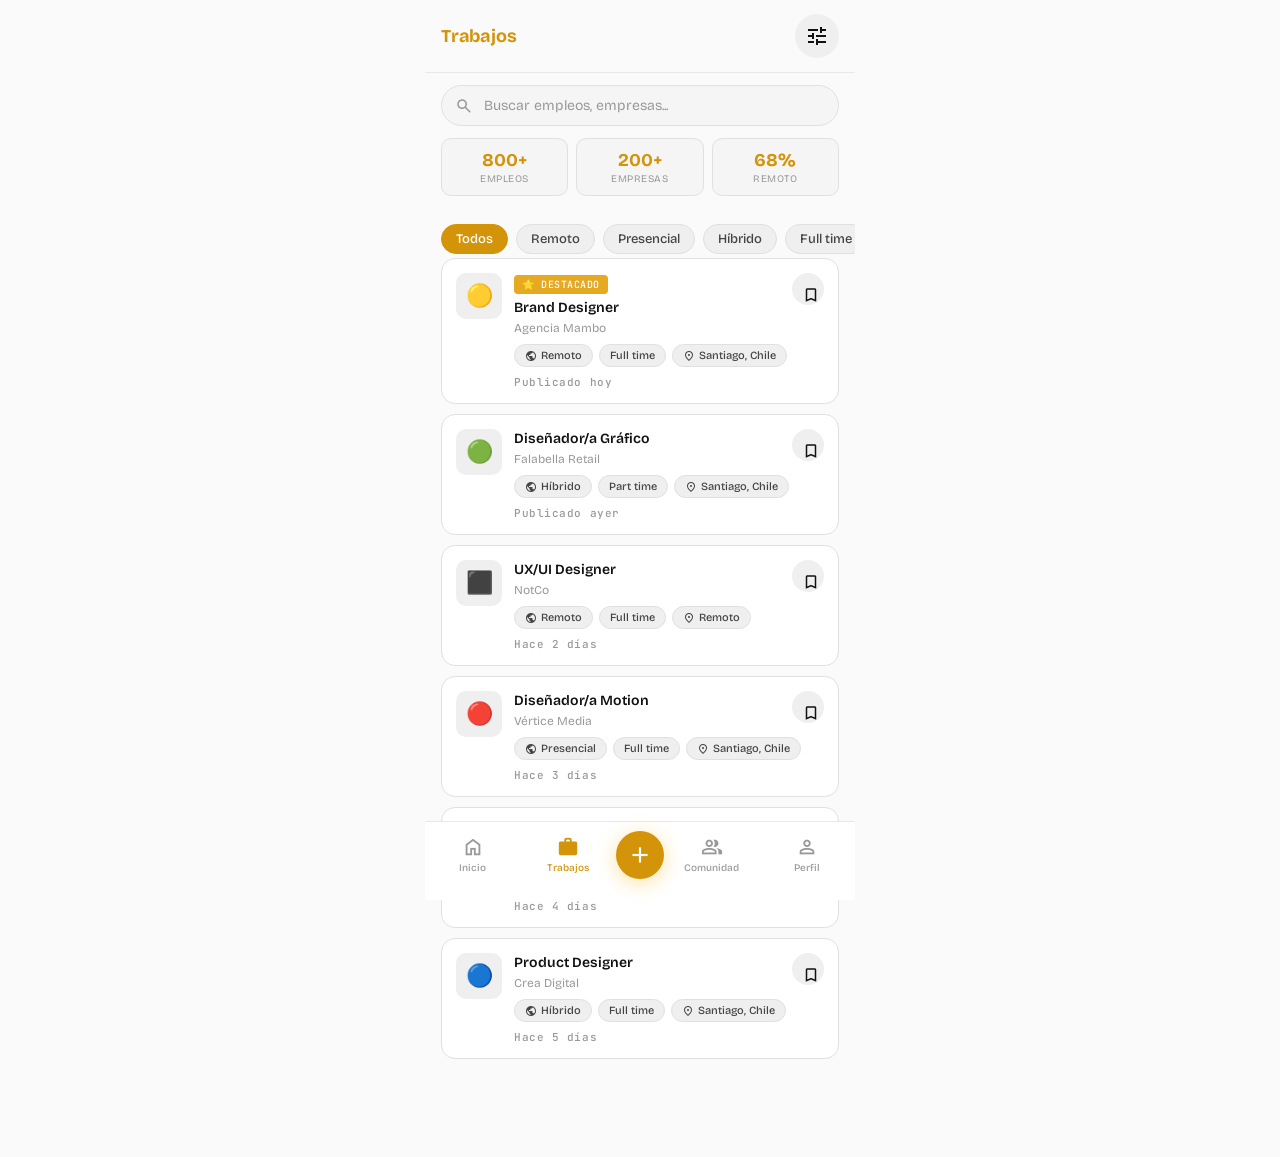
<file: trabajos.html>
<!DOCTYPE html>
<html lang="es">
<head>
  <meta charset="UTF-8">
  <meta name="viewport" content="width=device-width, initial-scale=1.0, viewport-fit=cover">
  <title>DGV Chile — Trabajos</title>
  <meta name="theme-color" content="#FAFAFA">
  <link rel="stylesheet" href="css/tokens.css">
  <link href="https://fonts.googleapis.com/css2?family=Material+Symbols+Outlined:opsz,wght,FILL,GRAD@20..48,100..700,0..1,-50..200" rel="stylesheet">
  <style>
    .filters-row { display:flex; gap:8px; overflow-x:auto; padding:12px 16px 4px; scrollbar-width:none; }
    .filters-row::-webkit-scrollbar { display:none; }
    .job-list { padding:0 16px; }
    .job-card { background:var(--color-surface-container-low); border:1px solid var(--color-outline-variant); border-radius:14px; padding:14px; margin-bottom:10px; display:flex; gap:12px; cursor:pointer; transition:border-color .15s; }
    .job-card:hover { border-color:var(--color-primary); }
    .job-logo { width:46px; height:46px; background:var(--color-surface-container-high); border-radius:10px; display:flex; align-items:center; justify-content:center; font-size:22px; flex-shrink:0; }
    .job-body { flex:1; min-width:0; }
    .job-meta { display:flex; gap:6px; flex-wrap:wrap; margin-top:8px; }
    .stats-bar { display:grid; grid-template-columns:repeat(3,1fr); gap:8px; padding:12px 16px; margin-bottom:4px; }
    .stat-pill { background:var(--color-surface-container); border:1px solid var(--color-outline-variant); border-radius:10px; padding:10px; text-align:center; }
    .stat-num { font-size:18px; font-weight:700; color:var(--color-primary); }
    .stat-label { font-size:10px; color:var(--color-outline); text-transform:uppercase; letter-spacing:.05em; margin-top:2px; }
  </style>
</head>
<body>
  <header class="top-header">
    <span class="top-header-title">Trabajos</span>
    <div style="margin-left:auto;display:flex;gap:8px">
      <button class="btn-icon" aria-label="Filtros avanzados">
        <span class="material-symbols-outlined">tune</span>
      </button>
    </div>
  </header>

  <main class="page">
    <!-- Buscador -->
    <div style="padding:12px 16px 0">
      <div class="search-wrapper">
        <span class="material-symbols-outlined search-icon">search</span>
        <input type="search" class="search-bar" placeholder="Buscar empleos, empresas...">
      </div>
    </div>

    <!-- Stats rápidas -->
    <div class="stats-bar">
      <div class="stat-pill">
        <div class="stat-num">800+</div>
        <div class="stat-label">Empleos</div>
      </div>
      <div class="stat-pill">
        <div class="stat-num">200+</div>
        <div class="stat-label">Empresas</div>
      </div>
      <div class="stat-pill">
        <div class="stat-num">68%</div>
        <div class="stat-label">Remoto</div>
      </div>
    </div>

    <!-- Filtros -->
    <div class="filters-row" id="filters-row">
      <button class="chip active" onclick="filterJobs(this,'todos')">Todos</button>
      <button class="chip" onclick="filterJobs(this,'Remoto')">Remoto</button>
      <button class="chip" onclick="filterJobs(this,'Presencial')">Presencial</button>
      <button class="chip" onclick="filterJobs(this,'Híbrido')">Híbrido</button>
      <button class="chip" onclick="filterJobs(this,'Full time')">Full time</button>
      <button class="chip" onclick="filterJobs(this,'Freelance')">Freelance</button>
    </div>

    <!-- Lista de trabajos -->
    <div class="job-list" id="job-list"></div>
  </main>

  <div id="bottom-nav" data-page="trabajos"></div>
  <script src="js/supabase.js"></script>
  <script src="js/app.js"></script>
  <script>
    let currentFilter = 'todos';

    function renderJobs(jobs) {
      const list = document.getElementById('job-list');
      list.innerHTML = jobs.map(job => `
        <div class="job-card" onclick="window.location='trabajo-detalle.html?id=${job.id}'">
          <div class="job-logo">${job.logo}</div>
          <div class="job-body">
            <div style="display:flex;align-items:flex-start;justify-content:space-between;gap:8px">
              <div>
                ${job.destacado ? `<span class="badge badge-gold" style="margin-bottom:4px;display:inline-block">⭐ Destacado</span><br>` : ''}
                <div class="text-title-sm">${job.titulo}</div>
                <div class="text-body-sm text-muted" style="margin-top:2px">${job.empresa}</div>
              </div>
              <button class="btn-icon" style="width:32px;height:32px;font-size:18px;flex-shrink:0"
                onclick="event.stopPropagation();this.querySelector('span').classList.toggle('icon-filled');showToast('Guardado','bookmark')" aria-label="Guardar">
                <span class="material-symbols-outlined" style="font-size:18px">bookmark_border</span>
              </button>
            </div>
            <div class="job-meta">
              <span class="chip" style="padding:4px 10px;font-size:11px">
                <span class="material-symbols-outlined" style="font-size:12px">public</span> ${job.modalidad}
              </span>
              <span class="chip" style="padding:4px 10px;font-size:11px">${job.tipo}</span>
              <span class="chip" style="padding:4px 10px;font-size:11px">
                <span class="material-symbols-outlined" style="font-size:12px">location_on</span> ${job.ubicacion}
              </span>
            </div>
            <div class="text-label text-muted" style="margin-top:8px">${job.publicado}</div>
          </div>
        </div>
      `).join('');
    }

    function filterJobs(btn, filter) {
      document.querySelectorAll('#filters-row .chip').forEach(c => c.classList.remove('active'));
      btn.classList.add('active');
      currentFilter = filter;
      const filtered = filter === 'todos'
        ? DATA.empleos
        : DATA.empleos.filter(j => j.modalidad === filter || j.tipo === filter);
      renderJobs(filtered);
    }

    renderJobs(DATA.empleos);
    // Intentar cargar desde Supabase
    API.getOfertas().then(ofertas => {
      if (ofertas && ofertas.length) {
        const mapped = ofertas.map(o => ({
          id: o.id, empresa: o.empresa_nombre, logo: '🟡',
          titulo: o.titulo, tipo: o.tipo.replace('_',' '),
          modalidad: o.modalidad, ubicacion: o.ubicacion||'Chile',
          publicado: new Date(o.created_at).toLocaleDateString('es-CL'),
          destacado: o.destacado
        }));
        renderJobs(mapped);
      }
    }).catch(() => {});

    // Búsqueda en tiempo real
    document.querySelector('.search-bar').addEventListener('input', e => {
      const q = e.target.value.toLowerCase();
      const filtered = DATA.empleos.filter(j =>
        j.titulo.toLowerCase().includes(q) ||
        j.empresa.toLowerCase().includes(q) ||
        j.modalidad.toLowerCase().includes(q)
      );
      renderJobs(filtered);
    });
  </script>
</body>
</html>
</file>
<file: css/tokens.css>
/* DGV Chile — Design Tokens (extraídos de los mockups originales) */
@import url('https://fonts.googleapis.com/css2?family=Bricolage+Grotesque:opsz,wght@12..60,400;12..60,500;12..60,600;12..60,700;12..60,800;12..60,900&family=Permanent+Marker&family=JetBrains+Mono:wght@500&display=swap');

/* ── Logo DGV ──────────────────────────────────────────────── */
.dgv-logo-text {
  font-family: 'Permanent Marker', 'Bricolage Grotesque', cursive;
  font-weight: 900;
  letter-spacing: 4px;
  color: #111111;
  font-size: 28px;
  line-height: 1;
  display: inline-block;
}
.dgv-logo-chile {
  font-family: 'Bricolage Grotesque', sans-serif;
  font-weight: 900;
  font-size: 10px;
  letter-spacing: 5px;
  color: #000;
  background: #E5A922;
  padding: 2px 8px 3px;
  border-radius: 2px;
  display: inline-block;
  position: relative;
  clip-path: polygon(2% 0%, 98% 2%, 100% 85%, 98% 100%, 1% 98%, 0% 15%);
}
.dgv-logo-wrap {
  display: flex;
  flex-direction: column;
  align-items: flex-start;
  line-height: 1;
  gap: 1px;
}
.dgv-logo-wrap-center {
  align-items: center;
}
.dgv-logo-sub {
  font-size: 8px;
  letter-spacing: 3px;
  color: var(--color-outline);
  text-transform: uppercase;
  font-family: var(--font-main);
  font-weight: 500;
  margin-top: 2px;
}
/* Diamantes decorativos */
.dgv-diamonds::before {
  content: '◆ ◆ ◆';
  font-size: 6px;
  color: #E5A922;
  letter-spacing: 4px;
  display: block;
  margin-bottom: 2px;
}

:root {
  /* Colores principales — Modo Claro */
  --color-background:              #FAFAFA;
  --color-surface:                 #FFFFFF;
  --color-surface-container-low:   #FFFFFF;
  --color-surface-container:       #F5F5F5;
  --color-surface-container-high:  #EFEFEF;
  --color-surface-container-highest:#E8E8E8;
  --color-surface-dim:             #F0F0F0;
  --color-surface-bright:          #FFFFFF;

  /* Dorado DGV — se mantiene como acento */
  --color-primary:               #D4940A;
  --color-primary-container:     #E5A922;
  --color-primary-fixed-dim:     #F1B81A;
  --color-on-primary:            #FFFFFF;
  --color-on-primary-container:  #FFFFFF;

  /* Texto */
  --color-on-background:         #111111;
  --color-on-surface:            #111111;
  --color-on-surface-variant:    #444444;
  --color-secondary:             #555555;
  --color-outline:               #999999;
  --color-outline-variant:       #E0E0E0;

  /* Bordes */
  --border-brutalist:            1px solid #E8E8E8;

  /* Tipografía */
  --font-main: 'Bricolage Grotesque', sans-serif;
  --font-mono: 'JetBrains Mono', monospace;

  /* Radios */
  --radius-sm:   4px;
  --radius-md:   8px;
  --radius-lg:   14px;
  --radius-full: 999px;

  /* Espaciado */
  --space-xs:  4px;
  --space-sm:  8px;
  --space-md:  12px;
  --space-lg:  16px;
  --space-xl:  24px;
  --space-2xl: 32px;
  --space-3xl: 48px;
}

*, *::before, *::after { box-sizing: border-box; margin: 0; padding: 0; }

html { font-size: 16px; -webkit-text-size-adjust: 100%; }

body {
  font-family: var(--font-main);
  background: var(--color-background);
  color: var(--color-on-background);
  min-height: 100vh;
  max-width: 430px;
  margin: 0 auto;
  position: relative;
  overflow-x: hidden;
  -webkit-font-smoothing: antialiased;
}

a { color: inherit; text-decoration: none; }
button { font-family: var(--font-main); cursor: pointer; border: none; background: none; }
img { max-width: 100%; display: block; }
input, textarea { font-family: var(--font-main); }

/* ── Scrollbar ─────────────────────────────────── */
::-webkit-scrollbar { width: 4px; height: 4px; }
::-webkit-scrollbar-track { background: transparent; }
::-webkit-scrollbar-thumb { background: var(--color-outline-variant); border-radius: 4px; }

/* ── Utilidades tipográficas ───────────────────── */
.text-display   { font-size: 32px; line-height: 36px; letter-spacing: -0.02em; font-weight: 800; }
.text-headline  { font-size: 24px; line-height: 30px; letter-spacing: -0.01em; font-weight: 700; }
.text-title-lg  { font-size: 20px; line-height: 26px; font-weight: 600; }
.text-title-md  { font-size: 16px; line-height: 22px; font-weight: 600; }
.text-title-sm  { font-size: 14px; line-height: 20px; font-weight: 600; }
.text-body-lg   { font-size: 16px; line-height: 24px; font-weight: 400; }
.text-body-md   { font-size: 14px; line-height: 20px; font-weight: 400; }
.text-body-sm   { font-size: 12px; line-height: 16px; font-weight: 400; }
.text-label     { font-family: var(--font-mono); font-size: 11px; line-height: 14px; letter-spacing: 0.05em; font-weight: 500; }

.text-primary   { color: var(--color-primary); }
.text-secondary { color: var(--color-secondary); }
.text-muted     { color: var(--color-outline); }
.text-white     { color: #fff; }

/* ── Botones ───────────────────────────────────── */
.btn {
  display: inline-flex; align-items: center; justify-content: center; gap: var(--space-sm);
  padding: 10px 20px; border-radius: var(--radius-full);
  font-size: 14px; font-weight: 600; line-height: 1;
  transition: all 0.15s ease; cursor: pointer;
  white-space: nowrap; border: none;
}
.btn-primary   { background: var(--color-primary); color: var(--color-on-primary); }
.btn-primary:hover { background: #ffc93a; }
.btn-secondary { background: var(--color-surface-container-high); color: var(--color-on-surface); }
.btn-secondary:hover { background: var(--color-surface-bright); }
.btn-outline   { background: transparent; color: var(--color-primary); border: 1.5px solid var(--color-primary); }
.btn-ghost     { background: transparent; color: var(--color-on-surface-variant); }
.btn-sm        { padding: 7px 14px; font-size: 12px; }
.btn-icon      { padding: 10px; border-radius: var(--radius-full); background: var(--color-surface-container-high); color: var(--color-on-surface); }

/* ── Tarjetas ──────────────────────────────────── */
.card {
  background: var(--color-surface-container-low);
  border: var(--border-brutalist);
  border-radius: var(--radius-lg);
  overflow: hidden;
}

/* ── Chips / filtros ───────────────────────────── */
.chip {
  display: inline-flex; align-items: center; gap: 4px;
  padding: 6px 14px; border-radius: var(--radius-full);
  font-size: 13px; font-weight: 500;
  background: var(--color-surface-container-high);
  color: var(--color-on-surface-variant);
  border: 1px solid var(--color-outline-variant);
  cursor: pointer; transition: all 0.15s ease; white-space: nowrap;
}
.chip.active   { background: var(--color-primary); color: var(--color-on-primary); border-color: var(--color-primary); }
.chip:hover:not(.active) { border-color: var(--color-outline); }

/* ── Badge ─────────────────────────────────────── */
.badge {
  display: inline-flex; align-items: center;
  padding: 3px 8px; border-radius: var(--radius-sm);
  font-family: var(--font-mono); font-size: 10px; font-weight: 500;
  letter-spacing: 0.05em; text-transform: uppercase;
}
.badge-gold    { background: var(--color-primary-container); color: var(--color-on-primary); }
.badge-surface { background: var(--color-surface-container-high); color: var(--color-on-surface-variant); }
.badge-red     { background: #ff3b30; color: #fff; }
.badge-green   { background: #30d158; color: #000; }

/* ── Inputs ────────────────────────────────────── */
.input-field {
  width: 100%; padding: 12px 16px;
  background: var(--color-surface-container);
  border: 1px solid var(--color-outline-variant);
  border-radius: var(--radius-lg);
  color: var(--color-on-surface);
  font-size: 14px; outline: none;
  transition: border-color 0.15s ease;
}
.input-field::placeholder { color: var(--color-outline); }
.input-field:focus { border-color: var(--color-primary); }

.search-bar {
  width: 100%; padding: 11px 16px 11px 42px;
  background: var(--color-surface-container);
  border: 1px solid var(--color-outline-variant);
  border-radius: var(--radius-full);
  color: var(--color-on-surface); font-size: 14px; outline: none;
}
.search-bar::placeholder { color: var(--color-outline); }
.search-bar:focus { border-color: var(--color-primary); }
.search-wrapper { position: relative; }
.search-wrapper .search-icon {
  position: absolute; left: 14px; top: 50%; transform: translateY(-50%);
  color: var(--color-outline); font-size: 18px; pointer-events: none;
}

/* ── Bottom Nav ────────────────────────────────── */
.bottom-nav {
  position: fixed; bottom: 0; left: 50%; transform: translateX(-50%);
  width: 100%; max-width: 430px;
  background: var(--color-surface-container-low);
  border-top: var(--border-brutalist);
  display: flex; align-items: center; justify-content: space-around;
  padding: 8px 0 20px; z-index: 100;
}
.nav-item {
  display: flex; flex-direction: column; align-items: center; gap: 4px;
  flex: 1; padding: 6px 0;
  color: var(--color-outline); font-size: 10px; font-weight: 500;
  cursor: pointer; transition: color 0.15s; text-decoration: none;
}
.nav-item .nav-icon { font-size: 22px; }
.nav-item.active { color: var(--color-primary); }
.nav-fab {
  width: 48px; height: 48px; border-radius: var(--radius-full);
  background: var(--color-primary); color: var(--color-on-primary);
  display: flex; align-items: center; justify-content: center;
  font-size: 24px; flex-shrink: 0; box-shadow: 0 4px 20px rgba(255, 186, 32, 0.4);
  transition: transform 0.15s ease, box-shadow 0.15s ease;
}
.nav-fab:hover { transform: scale(1.07); box-shadow: 0 6px 28px rgba(255,186,32,.55); }

/* ── Top Header ────────────────────────────────── */
.top-header {
  position: sticky; top: 0; z-index: 50;
  background: var(--color-background);
  padding: 14px 16px;
  display: flex; align-items: center; gap: var(--space-md);
  border-bottom: var(--border-brutalist);
}
.top-header-title { font-size: 18px; font-weight: 700; color: var(--color-primary); letter-spacing: -0.01em; }

/* ── Avatar ────────────────────────────────────── */
.avatar {
  border-radius: var(--radius-full); object-fit: cover;
  border: 2px solid var(--color-primary-container);
}
.avatar-sm  { width: 36px; height: 36px; }
.avatar-md  { width: 48px; height: 48px; }
.avatar-lg  { width: 80px; height: 80px; }
.avatar-xl  { width: 96px; height: 96px; }

/* ── Divisor ───────────────────────────────────── */
.divider { border: none; border-top: var(--border-brutalist); margin: 0; }

/* ── Page container ────────────────────────────── */
.page { padding-bottom: 88px; }

/* ── Skeleton loader ───────────────────────────── */
.skeleton {
  background: linear-gradient(90deg, var(--color-surface-container) 25%, var(--color-surface-container-high) 50%, var(--color-surface-container) 75%);
  background-size: 200% 100%;
  animation: shimmer 1.5s infinite; border-radius: var(--radius-md);
}
@keyframes shimmer { 0% { background-position: -200% 0; } 100% { background-position: 200% 0; } }

/* ── Transiciones de página ────────────────────── */
.page-enter { animation: fadeSlideUp 0.25s ease forwards; }
@keyframes fadeSlideUp {
  from { opacity: 0; transform: translateY(12px); }
  to   { opacity: 1; transform: translateY(0); }
}

/* ── Iconos Material Symbols ───────────────────── */
.material-symbols-outlined {
  font-variation-settings: 'FILL' 0, 'wght' 400, 'GRAD' 0, 'opsz' 24;
  display: inline-block; vertical-align: middle; line-height: 1;
}
.icon-filled { font-variation-settings: 'FILL' 1, 'wght' 400, 'GRAD' 0, 'opsz' 24; }
</file>
